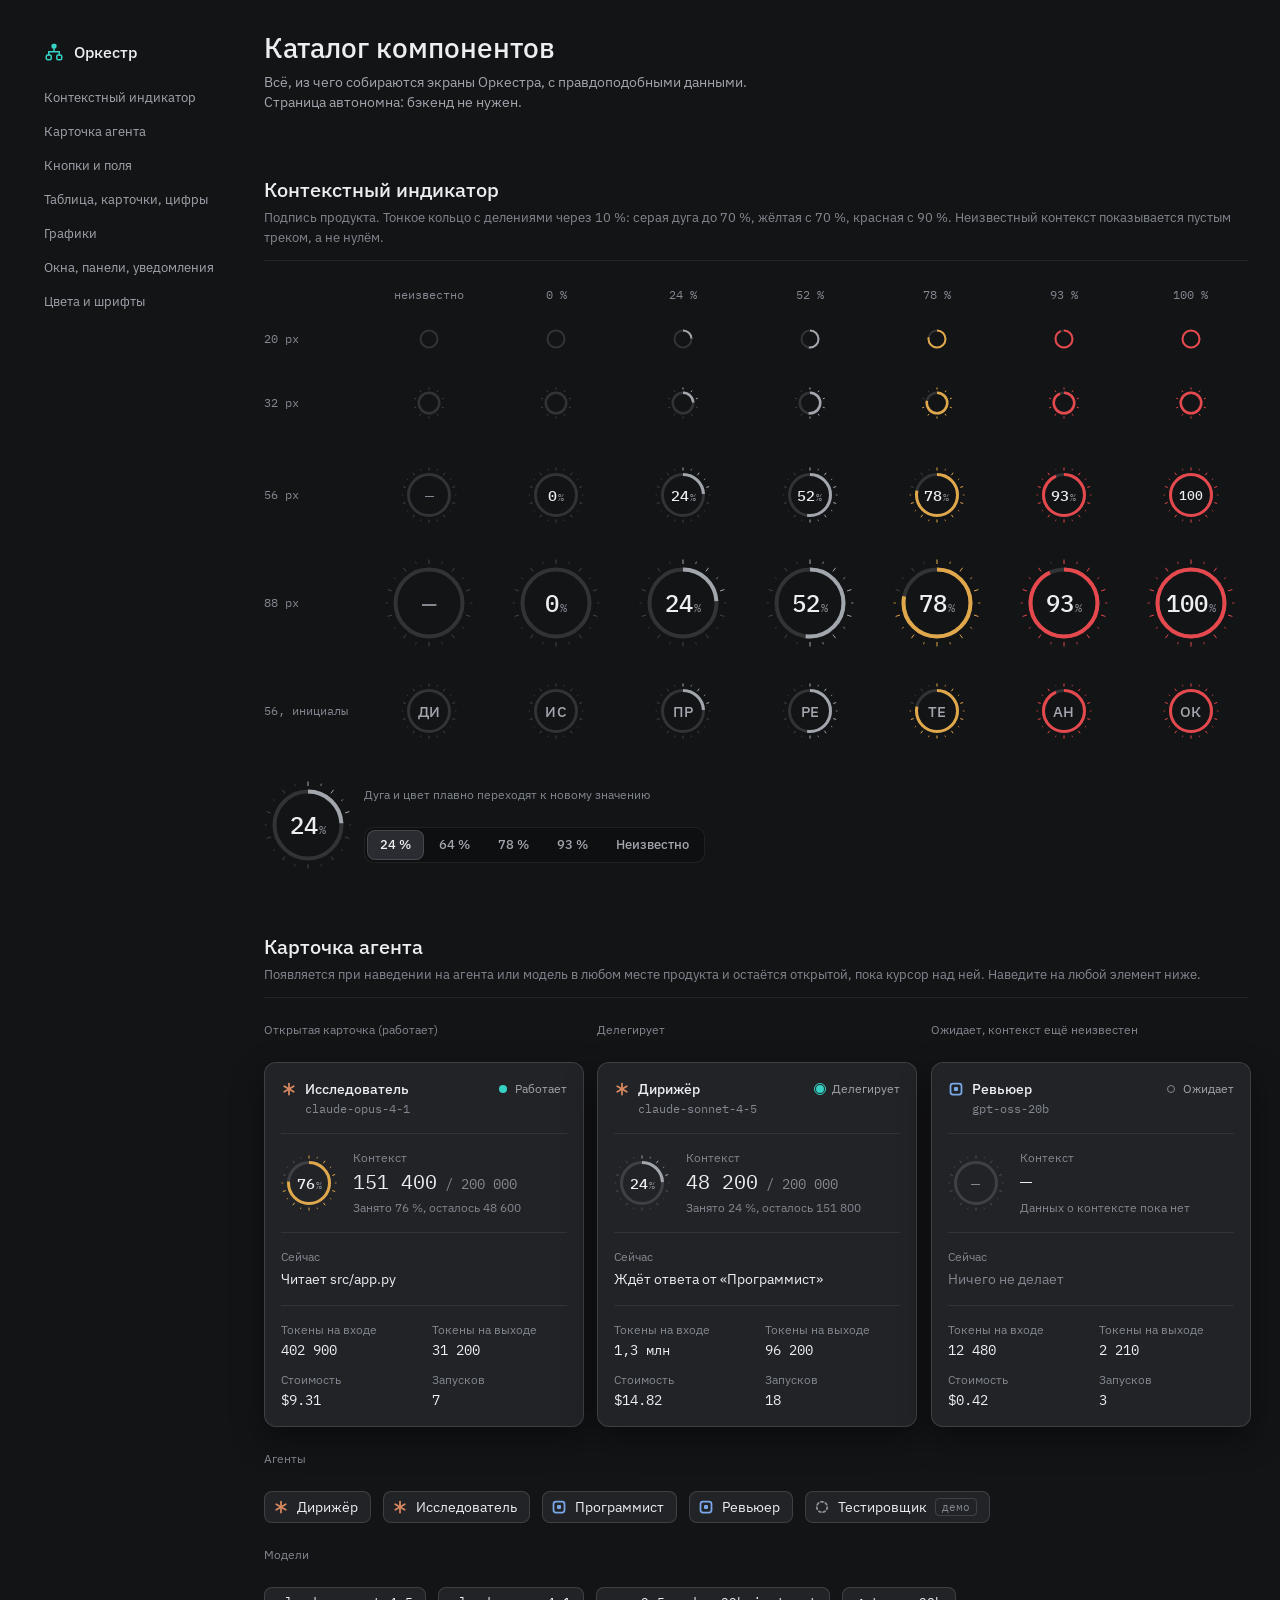
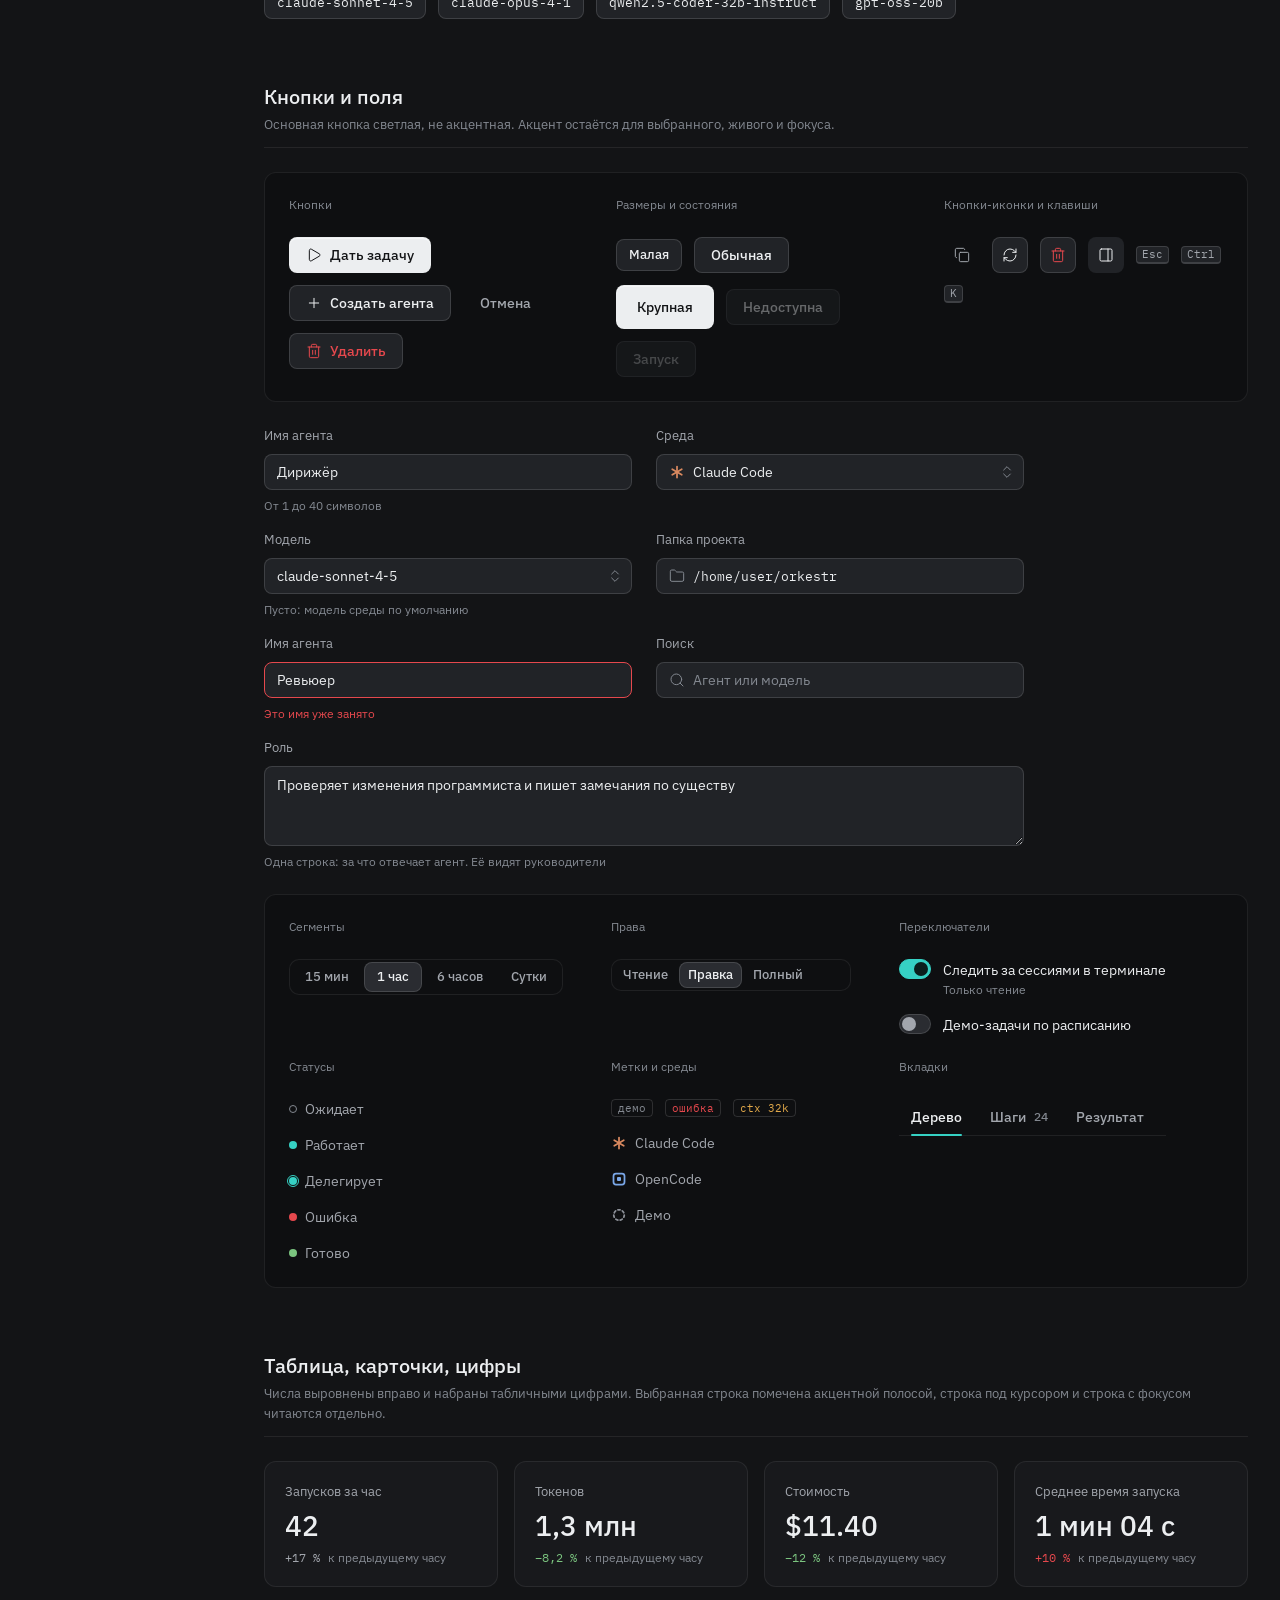
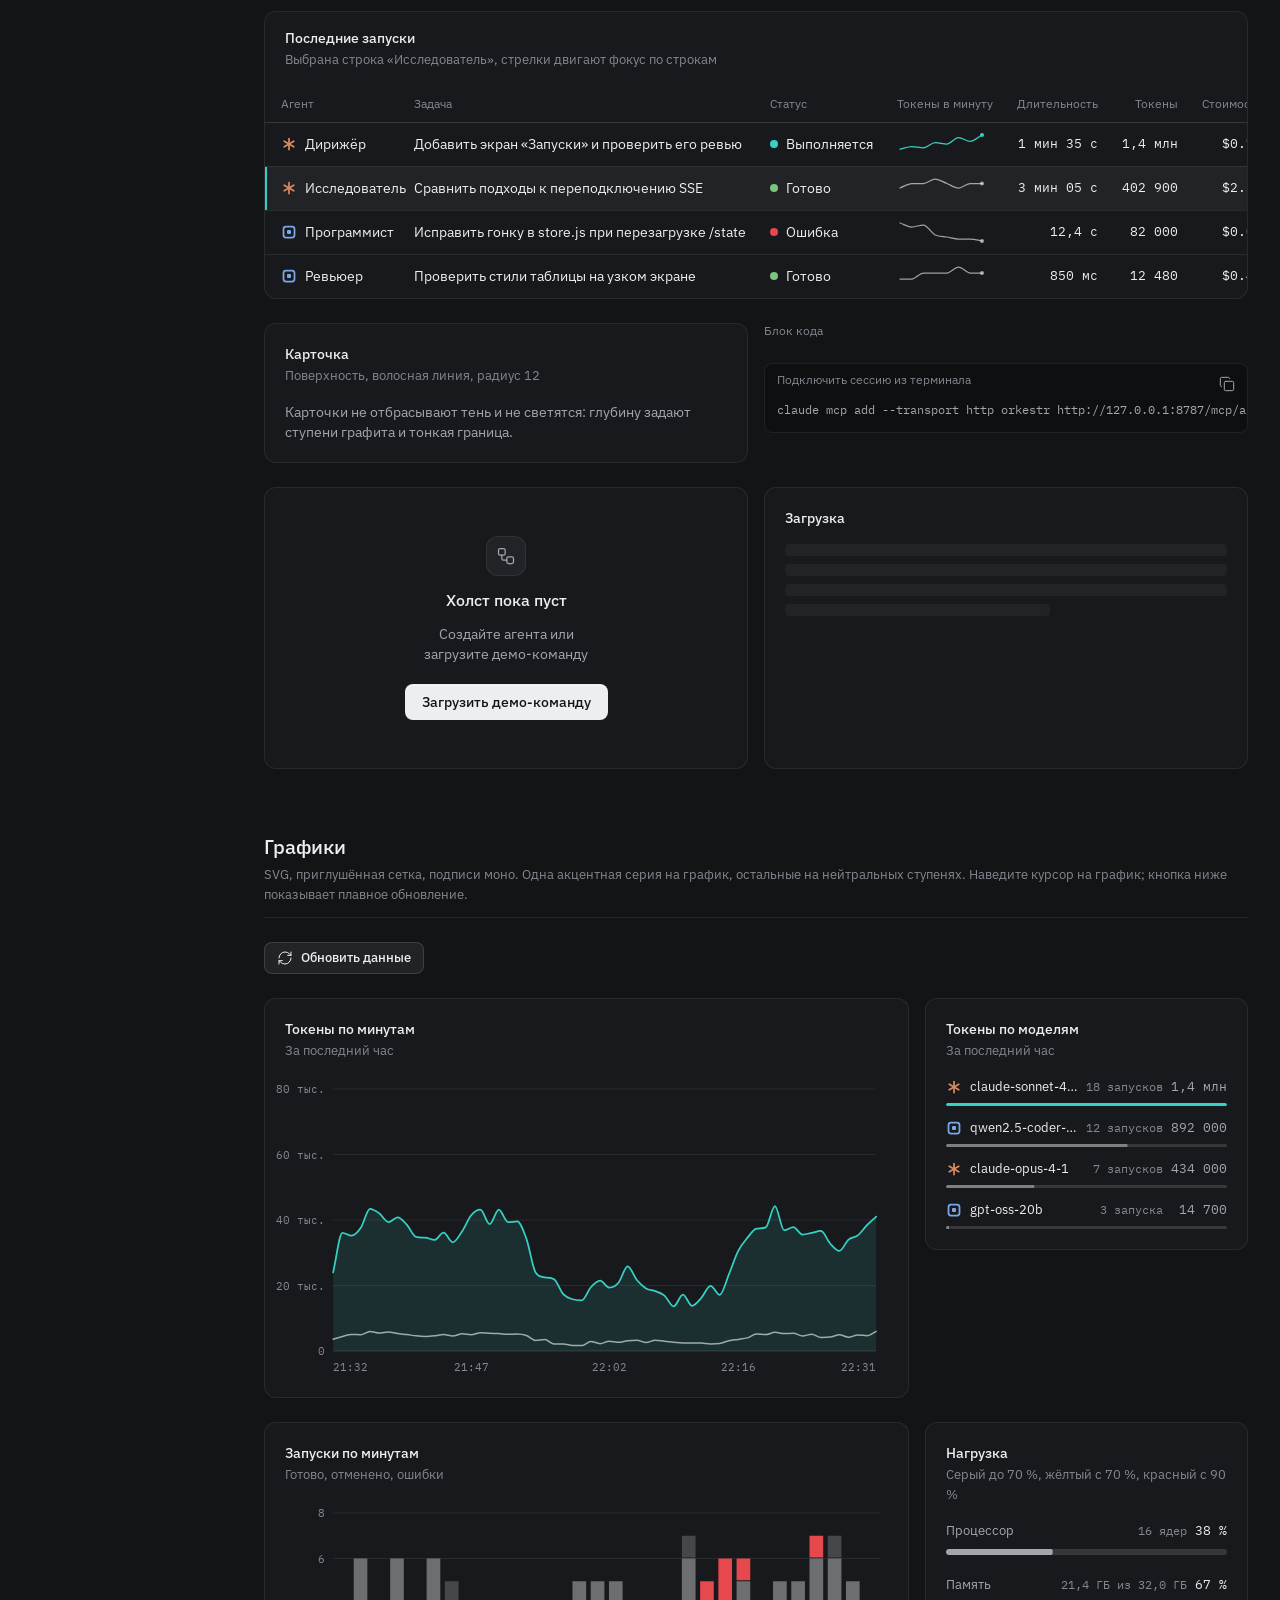
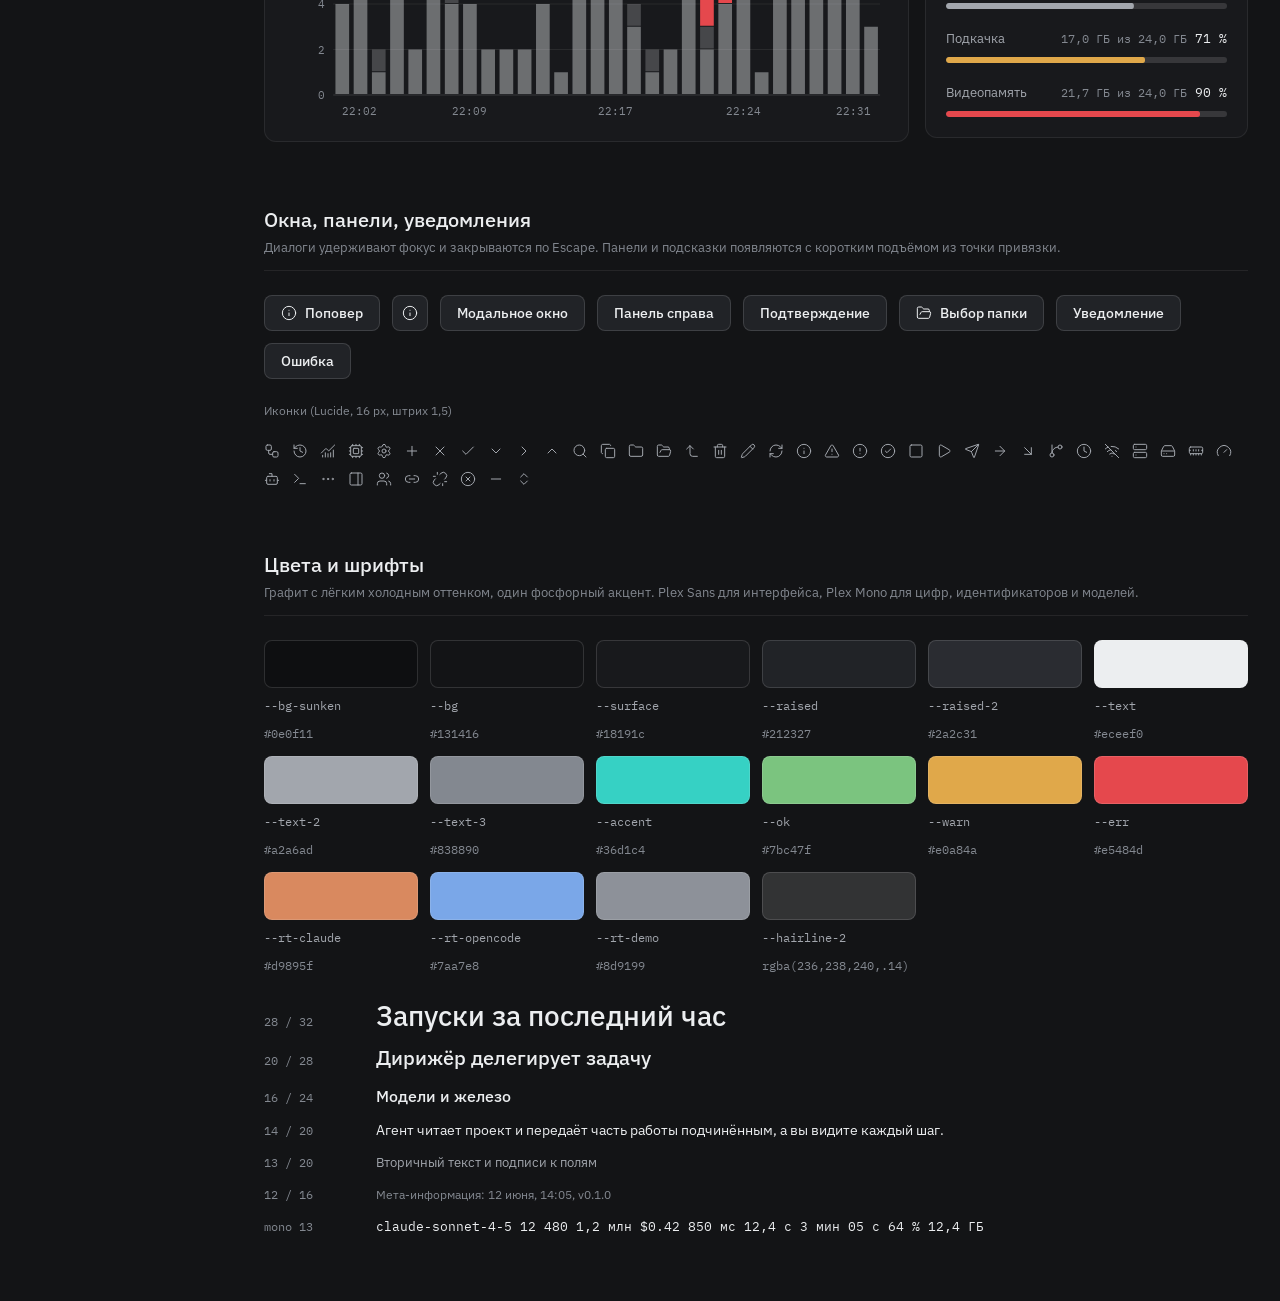
<file: web/dev/kit.html>
<!doctype html>
<!-- Оркестр — component kit. Design method: unslop by Damir Sokolovsky (@heydamir), CC BY 4.0. -->
<html lang="ru">
<head>
  <meta charset="utf-8">
  <meta name="viewport" content="width=device-width, initial-scale=1">
  <meta name="color-scheme" content="dark">
  <title>Оркестр — каталог компонентов</title>
  <link rel="icon" type="image/svg+xml" href="../assets/mark.svg">
  <link rel="stylesheet" href="../css/tokens.css">
  <link rel="stylesheet" href="../css/base.css">
  <link rel="stylesheet" href="../css/components.css">
  <link rel="stylesheet" href="kit.css">
</head>
<body class="kit-body">
  <script type="module" src="kit.js"></script>
</body>
</html>
</file>
<file: web/css/tokens.css>
/* Оркестр — design tokens. Dark only. Source of truth: docs/DESIGN.md.
   Do not add colours here or anywhere else: every colour in the product is one of these. */
:root {
  color-scheme: dark;

  /* graphite ramp (barely cool) */
  --bg-sunken: #0e0f11;
  --bg: #131416;
  --surface: #18191c;
  --raised: #212327;
  --raised-2: #2a2c31;
  --hairline: rgba(236, 238, 240, 0.08);
  --hairline-2: rgba(236, 238, 240, 0.14);

  /* text roles */
  --text: #eceef0;
  --text-2: #a2a6ad;
  --text-3: #838890;

  /* phosphor accent, used rarely */
  --accent: #36d1c4;
  --accent-ink: #0b1f1d;
  --accent-soft: rgba(54, 209, 196, 0.12);

  /* semantic, meaning only */
  --ok: #7bc47f;
  --warn: #e0a84a;
  --err: #e5484d;
  --ok-soft: rgba(123, 196, 127, 0.12);
  --warn-soft: rgba(224, 168, 74, 0.12);
  --err-soft: rgba(229, 72, 77, 0.12);

  /* runtime identity: only as a small mark on agents and lane labels */
  --rt-claude: #d9895f;
  --rt-opencode: #7aa7e8;
  --rt-demo: #8d9199;

  /* neutral steps for charts (ramp text colour at fixed alpha, never a new hue) */
  --ink-1: rgba(236, 238, 240, 0.64);
  --ink-2: rgba(236, 238, 240, 0.40);
  --ink-3: rgba(236, 238, 240, 0.22);
  --ink-4: rgba(236, 238, 240, 0.12);

  /* type */
  --font-sans: "IBM Plex Sans", system-ui, -apple-system, "Segoe UI", sans-serif;
  --font-mono: "IBM Plex Mono", ui-monospace, "SF Mono", Menlo, Consolas, monospace;
  --fs-12: 12px;  --lh-12: 16px;
  --fs-13: 13px;  --lh-13: 20px;
  --fs-14: 14px;  --lh-14: 20px;
  --fs-16: 16px;  --lh-16: 24px;
  --fs-20: 20px;  --lh-20: 28px;
  --fs-28: 28px;  --lh-28: 32px;
  --fw-regular: 400;
  --fw-medium: 500;
  --fw-strong: 600;

  /* spacing, 4px grid */
  --sp-1: 4px;
  --sp-2: 8px;
  --sp-3: 12px;
  --sp-4: 16px;
  --sp-5: 20px;
  --sp-6: 24px;
  --sp-8: 32px;
  --sp-10: 40px;
  --sp-12: 48px;
  --sp-16: 64px;

  /* radii: controls 8, cards 12, panels 16; inner = outer - padding */
  --r-xs: 4px;
  --r-sm: 6px;
  --r-ctl: 8px;
  --r-card: 12px;
  --r-panel: 16px;

  /* control heights */
  --h-sm: 32px;
  --h-md: 36px;
  --h-lg: 44px;

  /* motion: one curve */
  --ease: cubic-bezier(0.22, 1, 0.36, 1);
  --dur-fast: 150ms;
  --dur-pop: 200ms;
  --dur-num: 300ms;
  --dur-enter: 360ms;
  --dur-dial: 400ms;

  /* depth: surface steps and hairlines; one soft neutral shadow for floating layers */
  --shadow-float: 0 12px 32px rgba(0, 0, 0, 0.42);
  --highlight-top: inset 0 1px 0 rgba(255, 255, 255, 0.06);

  /* layout */
  --sidebar-w: 248px;
  --sidebar-w-collapsed: 56px;
  --topbar-h: 56px;
  --page-pad: 32px;
  --page-max: 1600px;

  /* layers */
  --z-sticky: 10;
  --z-overlay: 100;
  --z-modal: 200;
  --z-popover: 300;
  --z-toast: 400;
}

@media (max-width: 1280px) {
  :root { --page-pad: 24px; }
}
</file>
<file: web/css/base.css>
/* Fonts: IBM Plex Sans and Mono, vendored (SIL OFL, see assets/fonts/LICENSE-IBM-Plex-OFL.txt). */
@font-face { font-family: "IBM Plex Sans"; font-style: normal; font-weight: 400; font-display: swap;
  src: url("../assets/fonts/ibm-plex-sans-cyrillic-400-normal.woff2") format("woff2");
  unicode-range: U+0301, U+0400-045F, U+0490-0491, U+04B0-04B1, U+2116; }
@font-face { font-family: "IBM Plex Sans"; font-style: normal; font-weight: 400; font-display: swap;
  src: url("../assets/fonts/ibm-plex-sans-latin-400-normal.woff2") format("woff2");
  unicode-range: U+0000-00FF, U+0131, U+0152-0153, U+02BB-02BC, U+02C6, U+02DA, U+02DC, U+0304, U+0308, U+0329, U+2000-206F, U+20AC, U+2122, U+2191, U+2193, U+2212, U+2215, U+FEFF, U+FFFD; }
@font-face { font-family: "IBM Plex Sans"; font-style: normal; font-weight: 500; font-display: swap;
  src: url("../assets/fonts/ibm-plex-sans-cyrillic-500-normal.woff2") format("woff2");
  unicode-range: U+0301, U+0400-045F, U+0490-0491, U+04B0-04B1, U+2116; }
@font-face { font-family: "IBM Plex Sans"; font-style: normal; font-weight: 500; font-display: swap;
  src: url("../assets/fonts/ibm-plex-sans-latin-500-normal.woff2") format("woff2");
  unicode-range: U+0000-00FF, U+0131, U+0152-0153, U+02BB-02BC, U+02C6, U+02DA, U+02DC, U+0304, U+0308, U+0329, U+2000-206F, U+20AC, U+2122, U+2191, U+2193, U+2212, U+2215, U+FEFF, U+FFFD; }
@font-face { font-family: "IBM Plex Sans"; font-style: normal; font-weight: 600; font-display: swap;
  src: url("../assets/fonts/ibm-plex-sans-cyrillic-600-normal.woff2") format("woff2");
  unicode-range: U+0301, U+0400-045F, U+0490-0491, U+04B0-04B1, U+2116; }
@font-face { font-family: "IBM Plex Sans"; font-style: normal; font-weight: 600; font-display: swap;
  src: url("../assets/fonts/ibm-plex-sans-latin-600-normal.woff2") format("woff2");
  unicode-range: U+0000-00FF, U+0131, U+0152-0153, U+02BB-02BC, U+02C6, U+02DA, U+02DC, U+0304, U+0308, U+0329, U+2000-206F, U+20AC, U+2122, U+2191, U+2193, U+2212, U+2215, U+FEFF, U+FFFD; }
@font-face { font-family: "IBM Plex Mono"; font-style: normal; font-weight: 400; font-display: swap;
  src: url("../assets/fonts/ibm-plex-mono-cyrillic-400-normal.woff2") format("woff2");
  unicode-range: U+0301, U+0400-045F, U+0490-0491, U+04B0-04B1, U+2116; }
@font-face { font-family: "IBM Plex Mono"; font-style: normal; font-weight: 400; font-display: swap;
  src: url("../assets/fonts/ibm-plex-mono-latin-400-normal.woff2") format("woff2");
  unicode-range: U+0000-00FF, U+0131, U+0152-0153, U+02BB-02BC, U+02C6, U+02DA, U+02DC, U+0304, U+0308, U+0329, U+2000-206F, U+20AC, U+2122, U+2191, U+2193, U+2212, U+2215, U+FEFF, U+FFFD; }
@font-face { font-family: "IBM Plex Mono"; font-style: normal; font-weight: 500; font-display: swap;
  src: url("../assets/fonts/ibm-plex-mono-cyrillic-500-normal.woff2") format("woff2");
  unicode-range: U+0301, U+0400-045F, U+0490-0491, U+04B0-04B1, U+2116; }
@font-face { font-family: "IBM Plex Mono"; font-style: normal; font-weight: 500; font-display: swap;
  src: url("../assets/fonts/ibm-plex-mono-latin-500-normal.woff2") format("woff2");
  unicode-range: U+0000-00FF, U+0131, U+0152-0153, U+02BB-02BC, U+02C6, U+02DA, U+02DC, U+0304, U+0308, U+0329, U+2000-206F, U+20AC, U+2122, U+2191, U+2193, U+2212, U+2215, U+FEFF, U+FFFD; }

/* reset */
*, *::before, *::after { box-sizing: border-box; }
html, body { height: 100%; }
body, h1, h2, h3, h4, p, figure, blockquote, dl, dd, ul, ol { margin: 0; }
ul, ol { padding: 0; list-style: none; }
button, input, select, textarea { font: inherit; color: inherit; letter-spacing: inherit; margin: 0; }
button { background: none; border: 0; padding: 0; cursor: pointer; text-align: inherit; }
a { color: inherit; text-decoration: none; }
img, svg { display: block; max-width: 100%; }
table { border-collapse: collapse; border-spacing: 0; }
[hidden] { display: none !important; }

html {
  background: var(--bg);
  color: var(--text);
  font-family: var(--font-sans);
  font-size: var(--fs-14);
  line-height: var(--lh-14);
  font-weight: var(--fw-regular);
  -webkit-font-smoothing: antialiased;
  -moz-osx-font-smoothing: grayscale;
  text-rendering: optimizeLegibility;
  -webkit-text-size-adjust: 100%;
}
body {
  font-variant-numeric: tabular-nums;
  overflow: hidden;
}
::selection { background: var(--accent-soft); color: var(--text); }

/* type */
h1, h2, h3, h4 { font-weight: var(--fw-medium); line-height: 1.15; }
h1 { font-size: var(--fs-28); line-height: var(--lh-28); }
h2 { font-size: var(--fs-20); line-height: var(--lh-20); }
h3 { font-size: var(--fs-16); line-height: var(--lh-16); }
h4 { font-size: var(--fs-14); line-height: var(--lh-14); }
p { color: var(--text-2); }
code, kbd, samp, pre { font-family: var(--font-mono); font-size: var(--fs-12); }
strong { font-weight: var(--fw-medium); }
small { font-size: var(--fs-12); }

/* focus: one ring everywhere */
:focus { outline: none; }
:focus-visible {
  outline: 2px solid var(--accent);
  outline-offset: 2px;
}

/* scrollbars */
* { scrollbar-width: thin; scrollbar-color: var(--raised-2) transparent; }
::-webkit-scrollbar { width: 10px; height: 10px; }
::-webkit-scrollbar-track { background: transparent; }
::-webkit-scrollbar-thumb { background: var(--raised-2); border-radius: 8px; border: 3px solid transparent; background-clip: content-box; }
::-webkit-scrollbar-thumb:hover { background: var(--hairline-2); background-clip: content-box; }
::-webkit-scrollbar-corner { background: transparent; }

/* utilities */
.mono { font-family: var(--font-mono); }
.num { font-variant-numeric: tabular-nums; text-align: right; }
.muted { color: var(--text-3); }
.text-2 { color: var(--text-2); }
.text-1 { color: var(--text); }
.text-xs { font-size: var(--fs-12); line-height: var(--lh-12); }
.text-sm { font-size: var(--fs-13); line-height: var(--lh-13); }
.text-lg { font-size: var(--fs-16); line-height: var(--lh-16); }
.text-xl { font-size: var(--fs-20); line-height: var(--lh-20); }
.fw-medium { font-weight: var(--fw-medium); }
.truncate { overflow: hidden; text-overflow: ellipsis; white-space: nowrap; min-width: 0; }
.nowrap { white-space: nowrap; }
.visually-hidden { position: absolute !important; width: 1px; height: 1px; margin: -1px; padding: 0; overflow: hidden; clip: rect(0 0 0 0); white-space: nowrap; border: 0; }
.row { display: flex; align-items: center; gap: var(--sp-2); min-width: 0; }
.stack { display: flex; flex-direction: column; gap: var(--sp-3); min-width: 0; }
.wrap { flex-wrap: wrap; }
.grow { flex: 1 1 auto; min-width: 0; }
.between { justify-content: space-between; }
.start { align-items: flex-start; }
.gap-1 { gap: var(--sp-1); } .gap-2 { gap: var(--sp-2); } .gap-3 { gap: var(--sp-3); }
.gap-4 { gap: var(--sp-4); } .gap-6 { gap: var(--sp-6); } .gap-8 { gap: var(--sp-8); }
.grid { display: grid; gap: var(--sp-4); min-width: 0; }
.cols-2 { grid-template-columns: repeat(2, minmax(0, 1fr)); }
.cols-3 { grid-template-columns: repeat(3, minmax(0, 1fr)); }
.cols-4 { grid-template-columns: repeat(4, minmax(0, 1fr)); }
.divider { height: 1px; background: var(--hairline); border: 0; margin: 0; }
.section-title { font-size: var(--fs-14); line-height: var(--lh-14); font-weight: var(--fw-medium); color: var(--text); }
.caption { font-size: var(--fs-12); line-height: var(--lh-12); color: var(--text-3); }

/* entrance: applied by motion.stagger(); starts hidden only when JS opts in */
.enter-pending { opacity: 0; }

@media (prefers-reduced-motion: reduce) {
  *, *::before, *::after {
    animation-duration: 0.001ms !important;
    animation-iteration-count: 1 !important;
    transition-duration: 0.001ms !important;
    scroll-behavior: auto !important;
  }
}
</file>
<file: web/css/components.css>
/* Оркестр — components. Colours come from tokens.css only. Transitions name their properties; nothing animates layout. */

/* ---- overlay root --------------------------------------------------------- */
#overlay-root { position: fixed; inset: 0; z-index: var(--z-overlay); pointer-events: none; }
#overlay-root > * { pointer-events: auto; }

/* ---- buttons --------------------------------------------------------------- */
.btn {
  display: inline-flex; align-items: center; justify-content: center; gap: var(--sp-2);
  height: var(--h-md); padding: 0 var(--sp-4);
  border: 1px solid transparent; border-radius: var(--r-ctl);
  font-size: var(--fs-14); line-height: var(--lh-14); font-weight: var(--fw-medium); white-space: nowrap;
  color: var(--text); background: transparent; user-select: none;
  transition: background-color var(--dur-fast) var(--ease), border-color var(--dur-fast) var(--ease), color var(--dur-fast) var(--ease), transform var(--dur-fast) var(--ease), opacity var(--dur-fast) var(--ease);
}
.btn:active:not(:disabled) { transform: scale(0.98); }
.btn:disabled { opacity: 0.4; cursor: not-allowed; }
.btn.is-loading { cursor: progress; }
.btn.is-loading .btn__label { opacity: 0.6; }
.btn--sm { height: var(--h-sm); padding: 0 var(--sp-3); font-size: var(--fs-13); }
.btn--lg { height: var(--h-lg); padding: 0 var(--sp-5); }
.btn__icon { flex: none; }
.btn--primary { background: var(--text); color: var(--bg); box-shadow: inset 0 1px 0 rgba(255, 255, 255, 0.5); }
.btn--primary:hover:not(:disabled) { background: color-mix(in srgb, var(--text) 86%, var(--bg)); }
.btn--secondary { background: var(--raised); border-color: var(--hairline-2); }
.btn--secondary:hover:not(:disabled) { background: var(--raised-2); }
.btn--quiet { color: var(--text-2); }
.btn--quiet:hover:not(:disabled), .btn--quiet[aria-pressed="true"] { background: var(--raised); color: var(--text); }
.btn--danger { background: var(--raised); border-color: var(--hairline-2); color: var(--err); }
.btn--danger:hover:not(:disabled) { background: var(--err-soft); border-color: rgba(229, 72, 77, 0.4); }
.btn--icon { width: var(--h-md); padding: 0; }
.btn--icon.btn--sm { width: var(--h-sm); }
.btn--icon.btn--lg { width: var(--h-lg); }

/* ---- keycap, badge, dot --------------------------------------------------------- */
.keycap {
  display: inline-flex; align-items: center; height: 18px; padding: 0 5px; border-radius: var(--r-xs);
  background: var(--raised); border: 1px solid var(--hairline-2); border-bottom-width: 2px;
  font-family: var(--font-mono); font-size: 11px; line-height: 1; color: var(--text-2);
}
.badge {
  display: inline-flex; align-items: center; height: 18px; padding: 0 6px; border-radius: var(--r-xs);
  border: 1px solid var(--hairline-2); font-family: var(--font-mono); font-size: 11px; line-height: 1; color: var(--text-3); white-space: nowrap;
}
.badge--ok { color: var(--ok); } .badge--warn { color: var(--warn); } .badge--err { color: var(--err); } .badge--accent { color: var(--accent); }

.dot { display: inline-block; flex: none; width: var(--dot, 8px); height: var(--dot, 8px); border-radius: 50%; background: var(--text-3); transition: background-color var(--dur-fast) var(--ease), border-color var(--dur-fast) var(--ease), opacity var(--dur-fast) var(--ease); }
.dot[data-status="idle"] { background: transparent; border: 1.5px solid var(--text-3); }
.dot[data-status="working"] { background: var(--accent); animation: live-pulse 2s ease-in-out infinite; }
.dot[data-status="delegating"] { background: var(--accent); outline: 1.5px solid var(--accent); outline-offset: 1.5px; animation: live-pulse 2s ease-in-out infinite; }
.dot[data-status="error"] { background: var(--err); }
.dot[data-status="ok"] { background: var(--ok); }
@keyframes live-pulse { 0%, 100% { opacity: 1; } 50% { opacity: 0.4; } }

.rt-mark { flex: none; }
.rt-label { display: inline-flex; align-items: center; gap: var(--sp-2); color: var(--text-2); }
.brand-mark { flex: none; }

/* ---- inputs ------------------------------------------------------------------- */
.input {
  display: flex; align-items: center; gap: var(--sp-2); width: 100%; height: var(--h-md); padding: 0 var(--sp-3);
  background: var(--raised); border: 1px solid var(--hairline-2); border-radius: var(--r-ctl); color: var(--text);
  transition: border-color var(--dur-fast) var(--ease), background-color var(--dur-fast) var(--ease);
}
.input:hover { border-color: rgba(236, 238, 240, 0.22); }
.input:focus-within { outline: 2px solid var(--accent); outline-offset: 1px; border-color: transparent; }
.input--sm { height: var(--h-sm); font-size: var(--fs-13); }
.input__el { flex: 1 1 auto; min-width: 0; height: 100%; background: transparent; border: 0; outline: none; padding: 0; color: inherit; }
.input__el::placeholder, .textarea::placeholder { color: var(--text-3); }
.input__icon, .input__suffix { display: inline-flex; color: var(--text-3); flex: none; }
.input__suffix { font-family: var(--font-mono); font-size: var(--fs-12); }
.input--mono .input__el, .textarea--mono { font-family: var(--font-mono); font-size: var(--fs-13); }
.input.is-invalid, .textarea.is-invalid, .select.is-invalid { border-color: var(--err); }
.input:has(.input__el:disabled) { opacity: 0.45; }
.textarea {
  display: block; width: 100%; min-height: 80px; padding: var(--sp-2) var(--sp-3); resize: vertical;
  background: var(--raised); border: 1px solid var(--hairline-2); border-radius: var(--r-ctl); color: var(--text); line-height: var(--lh-14);
  transition: border-color var(--dur-fast) var(--ease);
}
.textarea:hover { border-color: rgba(236, 238, 240, 0.22); }
.textarea:focus-visible { outline: 2px solid var(--accent); outline-offset: 1px; border-color: transparent; }

.field { display: flex; flex-direction: column; gap: var(--sp-2); min-width: 0; }
.field__label { font-size: var(--fs-13); line-height: var(--lh-13); color: var(--text-2); }
.field__req { color: var(--text-3); }
.field__hint { font-size: var(--fs-12); line-height: var(--lh-12); color: var(--text-3); }
.field__error { font-size: var(--fs-12); line-height: var(--lh-12); color: var(--err); }

/* select */
.select {
  display: flex; align-items: center; justify-content: space-between; gap: var(--sp-2); width: 100%; height: var(--h-md); padding: 0 var(--sp-2) 0 var(--sp-3);
  background: var(--raised); border: 1px solid var(--hairline-2); border-radius: var(--r-ctl); color: var(--text);
  transition: border-color var(--dur-fast) var(--ease), background-color var(--dur-fast) var(--ease);
}
.select:hover:not(:disabled) { border-color: rgba(236, 238, 240, 0.22); background: var(--raised-2); }
.select--sm { height: var(--h-sm); font-size: var(--fs-13); }
.select--mono { font-family: var(--font-mono); font-size: var(--fs-13); }
.select:disabled { opacity: 0.45; cursor: not-allowed; }
.select[aria-expanded="true"] { border-color: var(--accent); }
.select__value { display: inline-flex; align-items: center; gap: var(--sp-2); min-width: 0; overflow: hidden; white-space: nowrap; text-overflow: ellipsis; }
.select__value.is-placeholder { color: var(--text-3); }
.select__chev { display: inline-flex; flex: none; color: var(--text-3); }

.popover {
  position: fixed; z-index: var(--z-popover); left: 0; top: 0; background: var(--raised);
  border: 1px solid var(--hairline-2); border-radius: var(--r-card); box-shadow: var(--shadow-float); color: var(--text);
}
.popover--list { padding: var(--sp-1); max-height: 320px; overflow: auto; }
.listbox { outline: none; display: flex; flex-direction: column; gap: 2px; }
.option { display: flex; align-items: center; gap: var(--sp-2); min-height: var(--h-sm); padding: 0 var(--sp-2) 0 var(--sp-3); border-radius: var(--r-ctl); cursor: pointer; color: var(--text); }
.option.is-active { background: var(--raised-2); }
.option.is-disabled { opacity: 0.4; cursor: not-allowed; }
.option__label { flex: 1 1 auto; min-width: 0; overflow: hidden; text-overflow: ellipsis; white-space: nowrap; }
.option__hint { font-family: var(--font-mono); font-size: var(--fs-12); color: var(--text-3); }
.option__check { display: inline-flex; color: var(--text-2); }

/* segmented */
.seg { display: inline-flex; gap: 2px; padding: 2px; background: var(--bg-sunken); border: 1px solid var(--hairline); border-radius: 10px; }
.seg__item {
  display: inline-flex; align-items: center; gap: var(--sp-2); height: 30px; padding: 0 var(--sp-3); border-radius: var(--r-ctl);
  border: 1px solid transparent; color: var(--text-2); font-size: var(--fs-13); font-weight: var(--fw-medium); white-space: nowrap;
  transition: background-color var(--dur-fast) var(--ease), color var(--dur-fast) var(--ease), border-color var(--dur-fast) var(--ease);
}
.seg--sm .seg__item { height: 26px; padding: 0 var(--sp-2); }
.seg__item:hover { color: var(--text); }
.seg__item.is-on { background: var(--raised-2); border-color: var(--hairline-2); color: var(--text); }

/* switch */
.switch { display: flex; align-items: flex-start; gap: var(--sp-3); }
.switch__track {
  position: relative; flex: none; width: 32px; height: 20px; border-radius: 10px; background: var(--raised-2); border: 1px solid var(--hairline-2);
  transition: background-color var(--dur-fast) var(--ease), border-color var(--dur-fast) var(--ease);
}
.switch__thumb { position: absolute; top: 2px; left: 2px; width: 14px; height: 14px; border-radius: 50%; background: var(--text-2); transition: transform var(--dur-fast) var(--ease), background-color var(--dur-fast) var(--ease); }
.switch__track[aria-checked="true"] { background: var(--accent); border-color: var(--accent); }
.switch__track[aria-checked="true"] .switch__thumb { transform: translateX(12px); background: var(--accent-ink); }
.switch__track:disabled { opacity: 0.45; cursor: not-allowed; }
.switch__text { display: flex; flex-direction: column; gap: 2px; cursor: pointer; padding-top: 1px; }
.switch__hint { font-size: var(--fs-12); line-height: var(--lh-12); color: var(--text-3); }

/* ---- context dial -------------------------------------------------------------- */
.dial { position: relative; display: inline-grid; place-items: center; flex: none; width: var(--dial-size); height: var(--dial-size); --dial-color: var(--text-2); }
.dial[data-level="warn"] { --dial-color: var(--warn); }
.dial[data-level="err"] { --dial-color: var(--err); }
.dial__svg { grid-area: 1 / 1; overflow: visible; }
.dial__track { fill: none; stroke: var(--hairline-2); }
.dial__arc { fill: none; stroke: var(--dial-color); transition: stroke var(--dur-dial) var(--ease); }
.dial__tick { stroke: var(--ink-3); stroke-width: 1; stroke-linecap: butt; transition: stroke var(--dur-dial) var(--ease); }
.dial__tick.is-minor { stroke-width: 0.75; }
.dial__tick.is-lit { stroke: var(--dial-color); }
.dial__center { grid-area: 1 / 1; display: grid; place-items: center; font-family: var(--font-mono); color: var(--text); line-height: 1; }
.dial__initials { font-family: var(--font-sans); font-size: 15px; font-weight: var(--fw-medium); letter-spacing: 0.02em; color: var(--text-2); }
.dial--88 .dial__initials { font-size: 24px; }
.dial--56 .dial__pct.is-3 .dial__pct-n { font-size: 12.5px; }
.dial--56 .dial__pct.is-3 .dial__pct-u { display: none; }
.dial__pct { display: inline-flex; align-items: baseline; gap: 1px; }
.dial__pct-n { font-size: 15px; font-weight: var(--fw-medium); }
.dial__pct-u { font-size: 10px; color: var(--text-3); }
.dial--88 .dial__pct-n { font-size: 24px; }
.dial--88 .dial__pct-u { font-size: 12px; }
.dial[data-level="unknown"] .dial__pct-n { color: var(--text-3); }

/* ---- tabs ------------------------------------------------------------------------ */
.tabs { display: flex; gap: var(--sp-1); border-bottom: 1px solid var(--hairline); }
.tab { position: relative; display: inline-flex; align-items: center; gap: var(--sp-2); height: 36px; padding: 0 var(--sp-3); color: var(--text-2); font-weight: var(--fw-medium); border-radius: var(--r-ctl) var(--r-ctl) 0 0; transition: color var(--dur-fast) var(--ease), background-color var(--dur-fast) var(--ease); }
.tab:hover { color: var(--text); }
.tab.is-on { color: var(--text); }
.tab.is-on::after { content: ""; position: absolute; left: var(--sp-3); right: var(--sp-3); bottom: -1px; height: 2px; border-radius: 2px; background: var(--accent); }
.tab__count { font-family: var(--font-mono); font-size: var(--fs-12); color: var(--text-3); }

/* ---- table ----------------------------------------------------------------------- */
.table-wrap { position: relative; min-width: 0; overflow-x: auto; }
.table { width: 100%; font-size: var(--fs-14); }
.table th { height: 36px; padding: 0 var(--sp-3); text-align: left; font-size: var(--fs-12); font-weight: var(--fw-regular); color: var(--text-3); white-space: nowrap; border-bottom: 1px solid var(--hairline-2); }
.table th.is-right, .table td.is-right { text-align: right; }
.table th:first-child, .table td:first-child { padding-left: var(--sp-4); }
.table th:last-child, .table td:last-child { padding-right: var(--sp-4); }
.th-btn { display: inline-flex; align-items: center; gap: var(--sp-1); color: inherit; border-radius: var(--r-xs); }
.th-btn:hover { color: var(--text); }
.table td { height: 44px; padding: 0 var(--sp-3); border-bottom: 1px solid var(--hairline); color: var(--text); vertical-align: middle; font-variant-numeric: tabular-nums; }
.table-wrap--dense .table td { height: 36px; }
.table tbody tr:last-child td { border-bottom: 0; }
.table td.is-mono { font-family: var(--font-mono); font-size: var(--fs-13); }
.tr { transition: background-color var(--dur-fast) var(--ease); }
.tr[tabindex]:hover, .tr[tabindex]:focus-visible { cursor: pointer; }
.tr:hover td { background: color-mix(in srgb, var(--raised) 55%, transparent); }
.tr:focus-visible { outline: 2px solid var(--accent); outline-offset: -2px; }
.tr.is-selected td { background: var(--raised); }
.tr.is-selected td:first-child { box-shadow: inset 2px 0 0 var(--accent); }
.table__empty { padding: var(--sp-8) var(--sp-4); display: grid; place-items: center; color: var(--text-3); }

/* ---- card, stat ------------------------------------------------------------------------ */
.card { background: var(--surface); border: 1px solid var(--hairline); border-radius: var(--r-card); min-width: 0; }
.card--pad-md { padding: var(--sp-5); }
.card--pad-lg { padding: var(--sp-6); }
.card--pad-none { padding: 0; }
.card--pad-none > .card__head { padding: var(--sp-4) var(--sp-5) 0; }
.card__head { display: flex; align-items: flex-start; justify-content: space-between; gap: var(--sp-4); margin-bottom: var(--sp-4); }
.card__title { font-size: var(--fs-14); line-height: var(--lh-14); font-weight: var(--fw-medium); }
.card__sub { margin-top: 2px; font-size: var(--fs-13); line-height: var(--lh-13); color: var(--text-3); }
.card__actions { display: flex; align-items: center; gap: var(--sp-2); flex: none; }
.card__body { min-width: 0; }

.stat { display: flex; flex-direction: column; gap: var(--sp-2); min-width: 0; padding: var(--sp-5); background: var(--surface); border: 1px solid var(--hairline); border-radius: var(--r-card); }
.stat__label { font-size: var(--fs-13); line-height: var(--lh-13); color: var(--text-2); }
.stat__value { display: flex; align-items: baseline; gap: var(--sp-2); font-size: var(--fs-28); line-height: var(--lh-28); font-weight: var(--fw-medium); letter-spacing: 0; color: var(--text); white-space: nowrap; }
.stat__unit { font-size: var(--fs-14); font-weight: var(--fw-regular); color: var(--text-3); }
.stat__unit:empty { display: none; }
.stat__change { display: flex; align-items: baseline; gap: var(--sp-2); font-size: var(--fs-12); line-height: var(--lh-12); color: var(--text-3); }
.stat__delta { font-family: var(--font-mono); color: var(--text-2); }
.stat__change[data-tone="good"] .stat__delta { color: var(--ok); }
.stat__change[data-tone="bad"] .stat__delta { color: var(--err); }

/* ---- empty state, skeleton, code ------------------------------------------------------------------ */
.empty { display: flex; flex-direction: column; align-items: center; text-align: center; gap: var(--sp-3); max-width: 440px; margin: 0 auto; padding: var(--sp-12) var(--sp-6); }
.empty--compact { padding: var(--sp-8) var(--sp-4); }
.empty__icon { display: grid; place-items: center; width: 40px; height: 40px; border-radius: var(--r-card); background: var(--raised); border: 1px solid var(--hairline); color: var(--text-2); }
.empty__title { font-size: var(--fs-16); line-height: var(--lh-16); font-weight: var(--fw-medium); }
.empty__text { font-size: var(--fs-14); line-height: var(--lh-14); color: var(--text-2); max-width: 36ch; text-wrap: balance; }
.empty__actions { display: flex; gap: var(--sp-2); margin-top: var(--sp-2); flex-wrap: wrap; justify-content: center; }

.skeleton { display: flex; flex-direction: column; gap: var(--sp-2); }
.skeleton__line { display: block; border-radius: var(--r-xs); background: var(--raised); }

.code { position: relative; margin: 0; min-width: 0; max-width: 100%; background: var(--bg-sunken); border: 1px solid var(--hairline); border-radius: var(--r-ctl); }
.code__label { padding: var(--sp-2) var(--sp-3) 0; font-size: var(--fs-12); line-height: var(--lh-12); color: var(--text-3); }
.code__pre { margin: 0; padding: var(--sp-3) var(--sp-12) var(--sp-3) var(--sp-3); overflow: auto; font-size: var(--fs-12); line-height: 20px; color: var(--text-2); white-space: pre; }
.code__copy { position: absolute; top: var(--sp-1); right: var(--sp-1); }

/* ---- hover card (agent) -------------------------------------------------------------------------- */
.hovercard { padding: 0; overflow: hidden; }
.ac { display: flex; flex-direction: column; padding: var(--sp-4); }
.ac__head { display: flex; align-items: center; justify-content: space-between; gap: var(--sp-3); }
.ac__id { display: flex; align-items: center; gap: var(--sp-2); min-width: 0; }
.ac__name { font-size: var(--fs-14); line-height: var(--lh-14); font-weight: var(--fw-medium); }
.ac__status { display: flex; align-items: center; gap: var(--sp-2); flex: none; font-size: var(--fs-12); line-height: var(--lh-12); color: var(--text-2); }
.ac__model { margin: 2px 0 0 24px; font-size: var(--fs-12); line-height: var(--lh-12); color: var(--text-3); }
.ac__ctx { display: flex; align-items: center; gap: var(--sp-4); margin-top: var(--sp-4); padding: var(--sp-4) 0; border-top: 1px solid var(--hairline); }
.ac__ctx-text { display: flex; flex-direction: column; gap: 2px; min-width: 0; }
.ac__ctx-label, .ac__stat-label { font-size: var(--fs-12); line-height: var(--lh-12); color: var(--text-3); }
.ac__fig { font-family: var(--font-mono); font-size: var(--fs-20); line-height: var(--lh-20); color: var(--text); white-space: nowrap; }
.ac__win { font-size: var(--fs-14); color: var(--text-3); }
.ac__ctx-note { font-size: var(--fs-12); line-height: var(--lh-12); color: var(--text-3); }
.ac__activity { display: flex; flex-direction: column; gap: var(--sp-1); padding: var(--sp-4) 0; border-top: 1px solid var(--hairline); }
.ac__activity-text { font-size: var(--fs-14); line-height: var(--lh-14); color: var(--text); }
.ac__activity-text.is-idle { color: var(--text-3); }
.ac__stats { display: grid; grid-template-columns: 1fr 1fr; gap: var(--sp-3) var(--sp-4); padding-top: var(--sp-4); border-top: 1px solid var(--hairline); }
.ac__stat { display: flex; flex-direction: column; gap: 2px; }
.ac__n { font-family: var(--font-mono); font-size: var(--fs-14); line-height: var(--lh-14); color: var(--text); }

.tooltip { position: fixed; z-index: var(--z-popover); left: 0; top: 0; max-width: 280px; padding: 4px 8px; border-radius: var(--r-sm); background: var(--raised-2); border: 1px solid var(--hairline-2); color: var(--text); font-size: var(--fs-12); line-height: var(--lh-12); pointer-events: none; }

/* ---- modal, drawer -------------------------------------------------------------------------------- */
.modal, .drawer { position: fixed; inset: 0; z-index: var(--z-modal); background: rgba(8, 9, 10, 0.6); display: grid; }
.modal { place-items: center; padding: var(--sp-8); }
.drawer { justify-items: end; background: rgba(8, 9, 10, 0.5); }
.modal__panel, .drawer__panel { display: flex; flex-direction: column; max-width: 100%; background: var(--surface); border: 1px solid var(--hairline-2); color: var(--text); outline: none; }
.modal__panel { max-height: calc(100vh - 64px); border-radius: var(--r-panel); box-shadow: var(--shadow-float); }
.drawer__panel { height: 100%; border-width: 0 0 0 1px; }
.modal__head, .drawer__head { display: flex; align-items: center; justify-content: space-between; gap: var(--sp-4); padding: var(--sp-4) var(--sp-4) var(--sp-4) var(--sp-6); }
.drawer__head { border-bottom: 1px solid var(--hairline); }
.modal__title, .drawer__title { font-size: var(--fs-16); line-height: var(--lh-16); font-weight: var(--fw-medium); }
.modal__desc, .drawer__desc { padding: 0 var(--sp-6) var(--sp-2); }
.modal__body, .drawer__body { padding: var(--sp-2) var(--sp-6) var(--sp-6); overflow: auto; min-height: 0; flex: 1 1 auto; }
.modal__text { color: var(--text-2); }
.modal__foot, .drawer__foot { display: flex; justify-content: flex-end; gap: var(--sp-2); padding: var(--sp-4) var(--sp-6); border-top: 1px solid var(--hairline); }

/* folder picker */
.picker { display: flex; flex-direction: column; gap: var(--sp-3); }
.picker__bar { display: flex; align-items: center; gap: var(--sp-2); }
.picker__bar .input { flex: 1; }
.picker__list { height: 280px; overflow: auto; border: 1px solid var(--hairline); border-radius: var(--r-ctl); background: var(--bg-sunken); padding: var(--sp-1); }
.picker__item { display: flex; align-items: center; gap: var(--sp-3); width: 100%; height: var(--h-sm); padding: 0 var(--sp-2) 0 var(--sp-3); border-radius: var(--r-sm); color: var(--text); transition: background-color var(--dur-fast) var(--ease); }
.picker__item .icon:first-child { color: var(--text-3); }
.picker__item:hover { background: var(--raised); }
.picker__go { margin-left: auto; color: var(--text-3); }
.picker__none { padding: var(--sp-6); text-align: center; color: var(--text-3); }
.picker__status { min-height: 16px; font-size: var(--fs-12); line-height: var(--lh-12); color: var(--text-3); }
.picker__status[data-tone="err"] { color: var(--err); }

/* ---- toast ------------------------------------------------------------------------------------------ */
#toast-root { position: fixed; right: var(--sp-6); bottom: var(--sp-6); z-index: var(--z-toast); display: flex; flex-direction: column; align-items: flex-end; gap: var(--sp-2); pointer-events: none; }
.toast { pointer-events: auto; display: flex; align-items: center; gap: var(--sp-3); min-height: 44px; max-width: 440px; padding: var(--sp-1) var(--sp-1) var(--sp-1) var(--sp-4); background: var(--raised); border: 1px solid var(--hairline-2); border-radius: var(--r-card); box-shadow: var(--shadow-float); }
.toast__text { flex: 1 1 auto; font-size: var(--fs-14); line-height: var(--lh-14); }

/* ---- charts ------------------------------------------------------------------------------------------- */
.chart { position: relative; width: 100%; min-width: 0; }
.chart__svg { display: block; overflow: visible; }
.chart__svg:focus-visible { outline-offset: 4px; border-radius: var(--r-ctl); }
.chart__grid line { stroke: var(--hairline); stroke-width: 1; }
.chart__grid line.is-base { stroke: var(--hairline-2); }
.chart__axis text { font-family: var(--font-mono); font-size: 11px; fill: var(--text-3); }
.chart__area { fill: var(--accent-soft); stroke: none; }
.chart__line { fill: none; stroke-width: 1.5; stroke-linejoin: round; stroke-linecap: round; }
.chart__line.is-lead { stroke-width: 1.75; }
.chart__cross { stroke: var(--hairline-2); stroke-width: 1; opacity: 0; transition: opacity var(--dur-fast) var(--ease); }
.chart__dot { fill: var(--bg); stroke-width: 1.75; }
.chart__band { fill: var(--ink-4); opacity: 0; transition: opacity var(--dur-fast) var(--ease); pointer-events: none; }
.chart__bar { shape-rendering: geometricPrecision; }
.chart__readout { position: absolute; left: 0; top: 0; z-index: 2; min-width: 140px; padding: var(--sp-2) var(--sp-3); background: var(--raised); border: 1px solid var(--hairline-2); border-radius: var(--r-ctl); box-shadow: var(--shadow-float); pointer-events: none; }
.chart__readout-title { margin-bottom: var(--sp-1); font-family: var(--font-mono); font-size: var(--fs-12); line-height: var(--lh-12); color: var(--text-3); }
.chart__readout-row { display: flex; align-items: center; gap: var(--sp-2); font-size: var(--fs-13); line-height: 20px; }
.chart__swatch { width: 8px; height: 8px; border-radius: 2px; flex: none; }
.chart__readout-label { color: var(--text-2); }
.chart__readout-value { margin-left: auto; padding-left: var(--sp-4); font-family: var(--font-mono); color: var(--text); }

.ranked { display: flex; flex-direction: column; gap: var(--sp-3); }
.ranked__main { display: flex; align-items: center; gap: var(--sp-2); width: 100%; min-width: 0; font-size: var(--fs-13); line-height: 20px; color: var(--text); text-align: left; }
button.ranked__main:hover .ranked__label { text-decoration: underline; text-decoration-color: var(--ink-3); text-underline-offset: 3px; }
.ranked__mark { display: inline-flex; flex: none; }
.ranked__label { flex: 1 1 auto; }
.ranked__detail { font-family: var(--font-mono); font-size: var(--fs-12); color: var(--text-3); white-space: nowrap; }
.ranked__value { min-width: 56px; text-align: right; font-family: var(--font-mono); font-size: var(--fs-13); color: var(--text-2); }
.ranked__track { display: block; height: 3px; margin-top: 6px; border-radius: 2px; background: var(--hairline-2); overflow: hidden; }
.ranked__fill { display: block; width: 100%; height: 100%; border-radius: 2px; background: var(--ink-2); transform-origin: left center; transform: scaleX(0); transition: transform var(--dur-enter) var(--ease), background-color var(--dur-fast) var(--ease); }
.ranked__fill.is-lead { background: var(--accent); }

.spark { display: inline-block; vertical-align: middle; overflow: visible; }
.spark__line { fill: none; stroke: var(--ink-1); stroke-width: 1.25; stroke-linecap: round; stroke-linejoin: round; }
.spark__dot { fill: var(--ink-1); }
.spark.is-accent .spark__line { stroke: var(--accent); }
.spark.is-accent .spark__dot { fill: var(--accent); }

.meter { display: flex; flex-direction: column; gap: var(--sp-2); min-width: 0; }
.meter__head { display: flex; align-items: baseline; justify-content: space-between; gap: var(--sp-3); font-size: var(--fs-13); line-height: 20px; }
.meter__label { min-width: 0; overflow: hidden; text-overflow: ellipsis; white-space: nowrap; color: var(--text-2); }
.meter__right { flex: none; white-space: nowrap; display: inline-flex; align-items: baseline; gap: var(--sp-2); font-family: var(--font-mono); }
.meter__hint { font-size: var(--fs-12); color: var(--text-3); }
.meter__value { color: var(--text); }
.meter__track { display: block; height: 6px; border-radius: 3px; background: var(--hairline-2); overflow: hidden; }
.meter__fill { display: block; width: 100%; height: 100%; border-radius: 3px; background: var(--text-2); transform-origin: left center; transform: scaleX(0); transition: transform var(--dur-dial) var(--ease), background-color var(--dur-dial) var(--ease); }
.meter--accent .meter__fill { background: var(--accent); }
.meter[data-level="warn"] .meter__fill { background: var(--warn); }
.meter[data-level="err"] .meter__fill { background: var(--err); }
.meter[data-level="unknown"] .meter__value { color: var(--text-3); }
</file>
<file: web/dev/kit.css>
/* Kit page only. Not shipped in the app. */
.kit-body { overflow: auto; height: auto; min-height: 100%; }
.kit { display: grid; grid-template-columns: 200px minmax(0, 1fr); gap: var(--sp-8); max-width: 1320px; margin: 0 auto; padding: var(--sp-8) var(--sp-8) var(--sp-16); }
.kit__nav { position: sticky; top: var(--sp-8); align-self: start; display: flex; flex-direction: column; gap: 2px; }
.kit__nav a { height: 32px; display: flex; align-items: center; padding: 0 var(--sp-3); border-radius: var(--r-ctl); color: var(--text-2); font-size: var(--fs-13); }
.kit__nav a:hover { background: var(--raised); color: var(--text); }
.wordmark { font-size: var(--fs-16); line-height: 1; font-weight: var(--fw-medium); color: var(--text); }
.kit__brand { display: flex; align-items: center; gap: 10px; padding: 0 var(--sp-3); height: 40px; color: var(--accent); margin-bottom: var(--sp-2); }
.kit__main { display: flex; flex-direction: column; gap: var(--sp-16); min-width: 0; }
.kit__head h1 { margin-bottom: var(--sp-2); }
.kit__head p { max-width: 62ch; }
.ksec { display: flex; flex-direction: column; gap: var(--sp-6); scroll-margin-top: var(--sp-8); }
.ksec__head { display: flex; flex-direction: column; gap: var(--sp-1); padding-bottom: var(--sp-3); border-bottom: 1px solid var(--hairline); }
.ksec__head h2 { font-size: var(--fs-20); }
.ksec__head p { font-size: var(--fs-13); line-height: var(--lh-13); color: var(--text-3); }
.krow { display: flex; flex-wrap: wrap; align-items: center; gap: var(--sp-3); }
.klabel { font-size: var(--fs-12); line-height: var(--lh-12); color: var(--text-3); margin-bottom: var(--sp-2); }
.kgrid { display: grid; gap: var(--sp-4); }
.kgrid--2 { grid-template-columns: repeat(2, minmax(0, 1fr)); }
.kgrid--3 { grid-template-columns: repeat(3, minmax(0, 1fr)); }
.kgrid--4 { grid-template-columns: repeat(4, minmax(0, 1fr)); }
.kgrid--main { grid-template-columns: minmax(0, 2fr) minmax(0, 1fr); }
.kswatches { display: grid; grid-template-columns: repeat(auto-fill, minmax(148px, 1fr)); gap: var(--sp-3); }
.kswatch { display: flex; flex-direction: column; gap: var(--sp-2); }
.kswatch__chip { height: 48px; border-radius: var(--r-ctl); border: 1px solid var(--hairline-2); }
.kswatch__name { font-family: var(--font-mono); font-size: var(--fs-12); color: var(--text-2); }
.kswatch__val { font-family: var(--font-mono); font-size: var(--fs-12); color: var(--text-3); }
.ktype { display: flex; flex-direction: column; gap: var(--sp-3); }
.ktype__row { display: grid; grid-template-columns: 96px 1fr; align-items: baseline; gap: var(--sp-4); }
.ktype__meta { font-family: var(--font-mono); font-size: var(--fs-12); color: var(--text-3); }
.kdials { display: grid; grid-template-columns: 96px repeat(7, minmax(0, 1fr)); align-items: center; gap: var(--sp-4) var(--sp-3); }
.kdials__h { font-family: var(--font-mono); font-size: var(--fs-12); color: var(--text-3); text-align: center; }
.kdials__r { font-size: var(--fs-12); color: var(--text-3); font-family: var(--font-mono); }
.kdials__c { display: grid; place-items: center; min-height: 92px; }
.kdials__c--s { min-height: 36px; }
.kdials__c--m { min-height: 60px; }
.kchips { display: flex; flex-wrap: wrap; gap: var(--sp-3); }
.kchip { display: inline-flex; align-items: center; gap: var(--sp-2); height: 32px; padding: 0 var(--sp-3) 0 var(--sp-2); border-radius: var(--r-ctl); background: var(--raised); border: 1px solid var(--hairline-2); color: var(--text); cursor: default; }
.kchip--mono { font-family: var(--font-mono); font-size: var(--fs-13); padding: 0 var(--sp-3); }
.kfigure { display: flex; align-items: center; gap: var(--sp-8); padding: var(--sp-6); }
.kcol { display: flex; flex-direction: column; gap: var(--sp-4); min-width: 0; }
.kstage { padding: var(--sp-6); background: var(--bg-sunken); border: 1px solid var(--hairline); border-radius: var(--r-card); display: grid; grid-template-columns: repeat(auto-fit, minmax(240px, max-content)); gap: var(--sp-6) var(--sp-12); align-items: start; }
.kform { display: grid; grid-template-columns: repeat(2, minmax(0, 1fr)); gap: var(--sp-4) var(--sp-6); max-width: 760px; }
.kform .span-2 { grid-column: 1 / -1; }
.kmeters { display: flex; flex-direction: column; gap: var(--sp-5); }
@media (max-width: 1099px) { .kit { grid-template-columns: minmax(0, 1fr); } .kit__nav { display: none; } .kgrid--4 { grid-template-columns: repeat(2, minmax(0, 1fr)); } .kgrid--main { grid-template-columns: minmax(0, 1fr); } }
</file>
